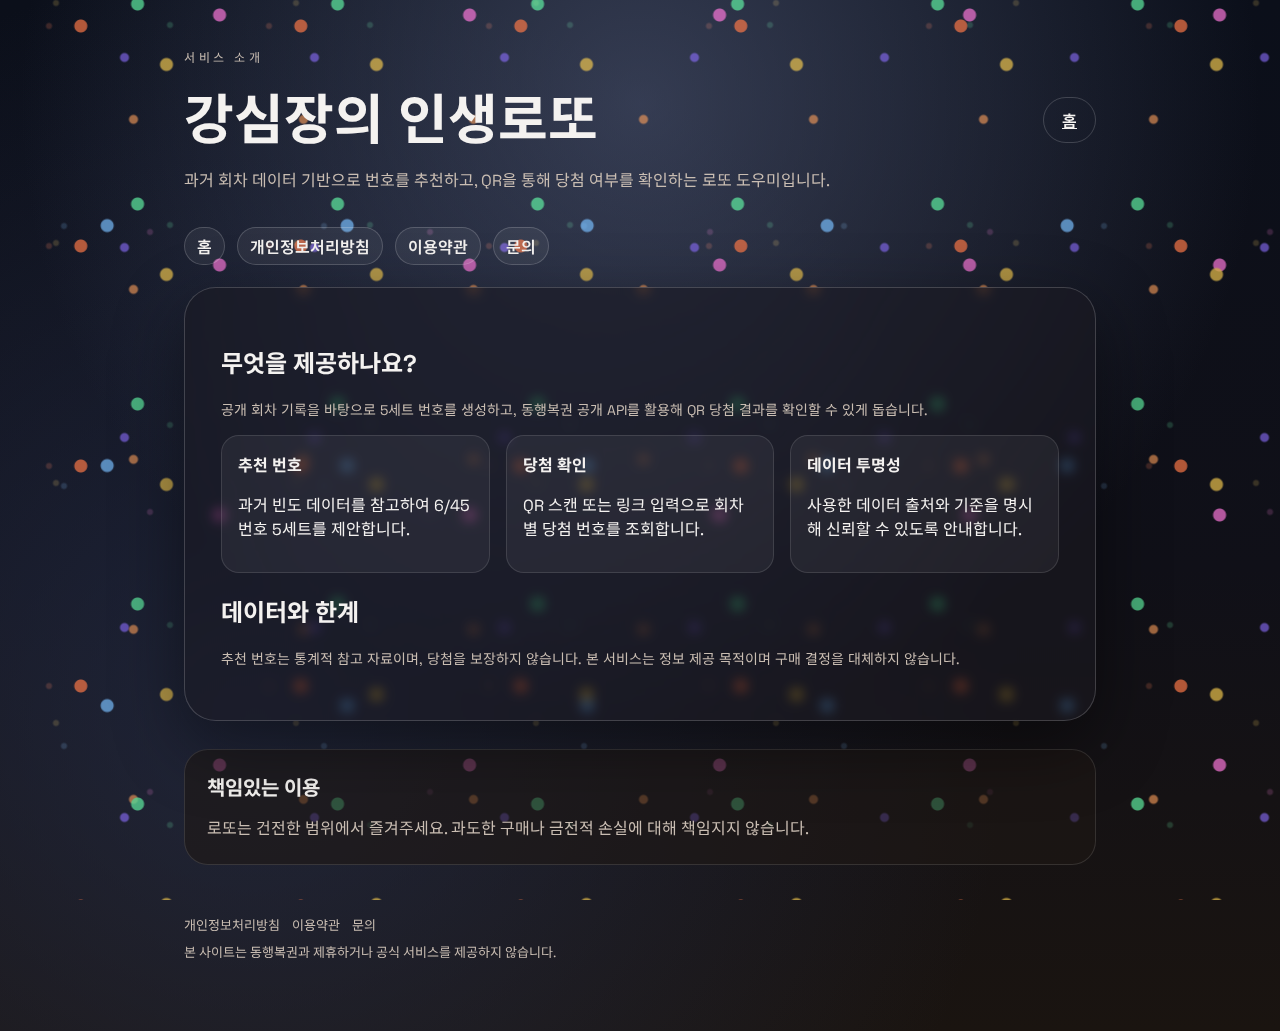
<file: about.html>
<!doctype html>
<html lang="ko" data-theme="dark">
  <head>
    <meta charset="utf-8" />
    <meta name="viewport" content="width=device-width, initial-scale=1" />
    <title>소개 - 강심장의 인생로또</title>
    <!-- Google tag (gtag.js) -->
    <script async src="https://www.googletagmanager.com/gtag/js?id=G-NEXFJYQHHZ"></script>
    <script>
      window.dataLayer = window.dataLayer || [];
      function gtag(){dataLayer.push(arguments);}
      gtag('js', new Date());

      gtag('config', 'G-NEXFJYQHHZ');
    </script>
    <script type="text/javascript">
      (function(c,l,a,r,i,t,y){
        c[a]=c[a]||function(){(c[a].q=c[a].q||[]).push(arguments)};
        t=l.createElement(r);t.async=1;t.src="https://www.clarity.ms/tag/"+i;
        y=l.getElementsByTagName(r)[0];y.parentNode.insertBefore(t,y);
      })(window, document, "clarity", "script", "v9b2sjtakf");
    </script>
    <link rel="stylesheet" href="styles.css" />
  </head>
  <body>
    <div class="confetti-layer" aria-hidden="true"></div>
    <div class="page">
      <header class="hero">
        <div>
          <p class="kicker">서비스 소개</p>
          <h1 class="hero-title">강심장의 인생로또</h1>
          <p class="subtitle">
            과거 회차 데이터 기반으로 번호를 추천하고, QR을 통해 당첨 여부를 확인하는 로또 도우미입니다.
          </p>
        </div>
        <a class="mode-toggle" href="index.html">홈</a>
      </header>

      <nav class="site-nav" aria-label="사이트 안내">
        <a href="index.html">홈</a>
        <a href="privacy.html">개인정보처리방침</a>
        <a href="terms.html">이용약관</a>
        <a href="contact.html">문의</a>
      </nav>

      <main class="card">
        <h2>무엇을 제공하나요?</h2>
        <p class="data-note">
          공개 회차 기록을 바탕으로 5세트 번호를 생성하고, 동행복권 공개 API를 활용해 QR 당첨 결과를
          확인할 수 있게 돕습니다.
        </p>

        <div class="info-grid">
          <article class="info-card">
            <h3>추천 번호</h3>
            <p>과거 빈도 데이터를 참고하여 6/45 번호 5세트를 제안합니다.</p>
          </article>
          <article class="info-card">
            <h3>당첨 확인</h3>
            <p>QR 스캔 또는 링크 입력으로 회차별 당첨 번호를 조회합니다.</p>
          </article>
          <article class="info-card">
            <h3>데이터 투명성</h3>
            <p>사용한 데이터 출처와 기준을 명시해 신뢰할 수 있도록 안내합니다.</p>
          </article>
        </div>

        <h2>데이터와 한계</h2>
        <p class="data-note">
          추천 번호는 통계적 참고 자료이며, 당첨을 보장하지 않습니다. 본 서비스는 정보 제공 목적이며
          구매 결정을 대체하지 않습니다.
        </p>
      </main>

      <section class="info info--compact">
        <h2>책임있는 이용</h2>
        <p>로또는 건전한 범위에서 즐겨주세요. 과도한 구매나 금전적 손실에 대해 책임지지 않습니다.</p>
      </section>

      <footer class="site-footer">
        <div class="footer-links">
          <a href="privacy.html">개인정보처리방침</a>
          <a href="terms.html">이용약관</a>
          <a href="contact.html">문의</a>
        </div>
        <p class="footer-note">본 사이트는 동행복권과 제휴하거나 공식 서비스를 제공하지 않습니다.</p>
      </footer>
    </div>
  </body>
</html>
</file>
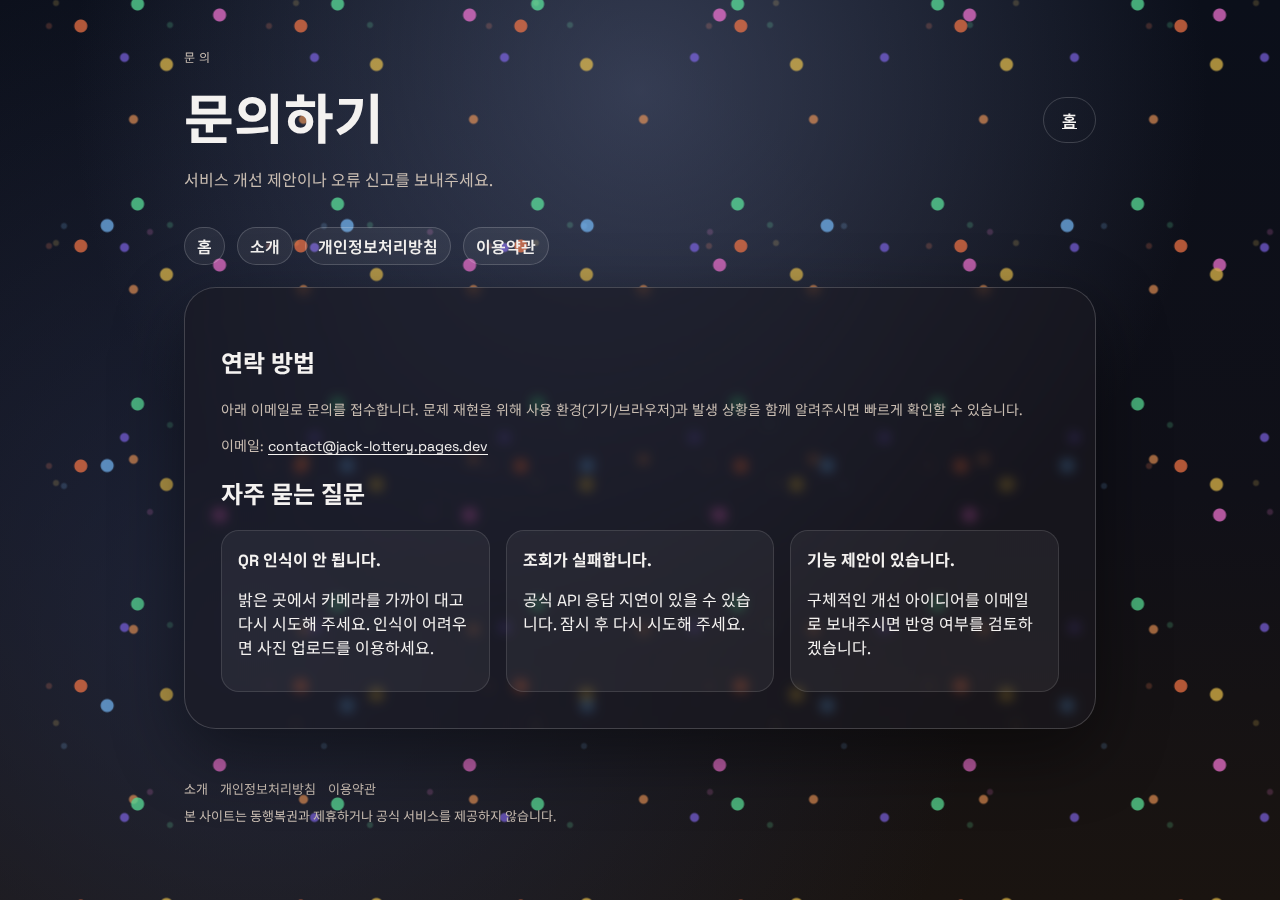
<file: contact.html>
<!doctype html>
<html lang="ko" data-theme="dark">
  <head>
    <meta charset="utf-8" />
    <meta name="viewport" content="width=device-width, initial-scale=1" />
    <title>문의 - 강심장의 인생로또</title>
    <!-- Google tag (gtag.js) -->
    <script async src="https://www.googletagmanager.com/gtag/js?id=G-NEXFJYQHHZ"></script>
    <script>
      window.dataLayer = window.dataLayer || [];
      function gtag(){dataLayer.push(arguments);}
      gtag('js', new Date());

      gtag('config', 'G-NEXFJYQHHZ');
    </script>
    <script type="text/javascript">
      (function(c,l,a,r,i,t,y){
        c[a]=c[a]||function(){(c[a].q=c[a].q||[]).push(arguments)};
        t=l.createElement(r);t.async=1;t.src="https://www.clarity.ms/tag/"+i;
        y=l.getElementsByTagName(r)[0];y.parentNode.insertBefore(t,y);
      })(window, document, "clarity", "script", "v9b2sjtakf");
    </script>
    <link rel="stylesheet" href="styles.css" />
  </head>
  <body>
    <div class="confetti-layer" aria-hidden="true"></div>
    <div class="page">
      <header class="hero">
        <div>
          <p class="kicker">문의</p>
          <h1 class="hero-title">문의하기</h1>
          <p class="subtitle">서비스 개선 제안이나 오류 신고를 보내주세요.</p>
        </div>
        <a class="mode-toggle" href="index.html">홈</a>
      </header>

      <nav class="site-nav" aria-label="사이트 안내">
        <a href="index.html">홈</a>
        <a href="about.html">소개</a>
        <a href="privacy.html">개인정보처리방침</a>
        <a href="terms.html">이용약관</a>
      </nav>

      <main class="card">
        <h2>연락 방법</h2>
        <p class="data-note">
          아래 이메일로 문의를 접수합니다. 문제 재현을 위해 사용 환경(기기/브라우저)과 발생 상황을 함께
          알려주시면 빠르게 확인할 수 있습니다.
        </p>
        <p class="data-note">
          이메일:
          <a href="mailto:contact@jack-lottery.pages.dev">contact@jack-lottery.pages.dev</a>
        </p>

        <h2>자주 묻는 질문</h2>
        <div class="info-grid">
          <article class="info-card">
            <h3>QR 인식이 안 됩니다.</h3>
            <p>밝은 곳에서 카메라를 가까이 대고 다시 시도해 주세요. 인식이 어려우면 사진 업로드를 이용하세요.</p>
          </article>
          <article class="info-card">
            <h3>조회가 실패합니다.</h3>
            <p>공식 API 응답 지연이 있을 수 있습니다. 잠시 후 다시 시도해 주세요.</p>
          </article>
          <article class="info-card">
            <h3>기능 제안이 있습니다.</h3>
            <p>구체적인 개선 아이디어를 이메일로 보내주시면 반영 여부를 검토하겠습니다.</p>
          </article>
        </div>
      </main>

      <footer class="site-footer">
        <div class="footer-links">
          <a href="about.html">소개</a>
          <a href="privacy.html">개인정보처리방침</a>
          <a href="terms.html">이용약관</a>
        </div>
        <p class="footer-note">본 사이트는 동행복권과 제휴하거나 공식 서비스를 제공하지 않습니다.</p>
      </footer>
    </div>
  </body>
</html>
</file>
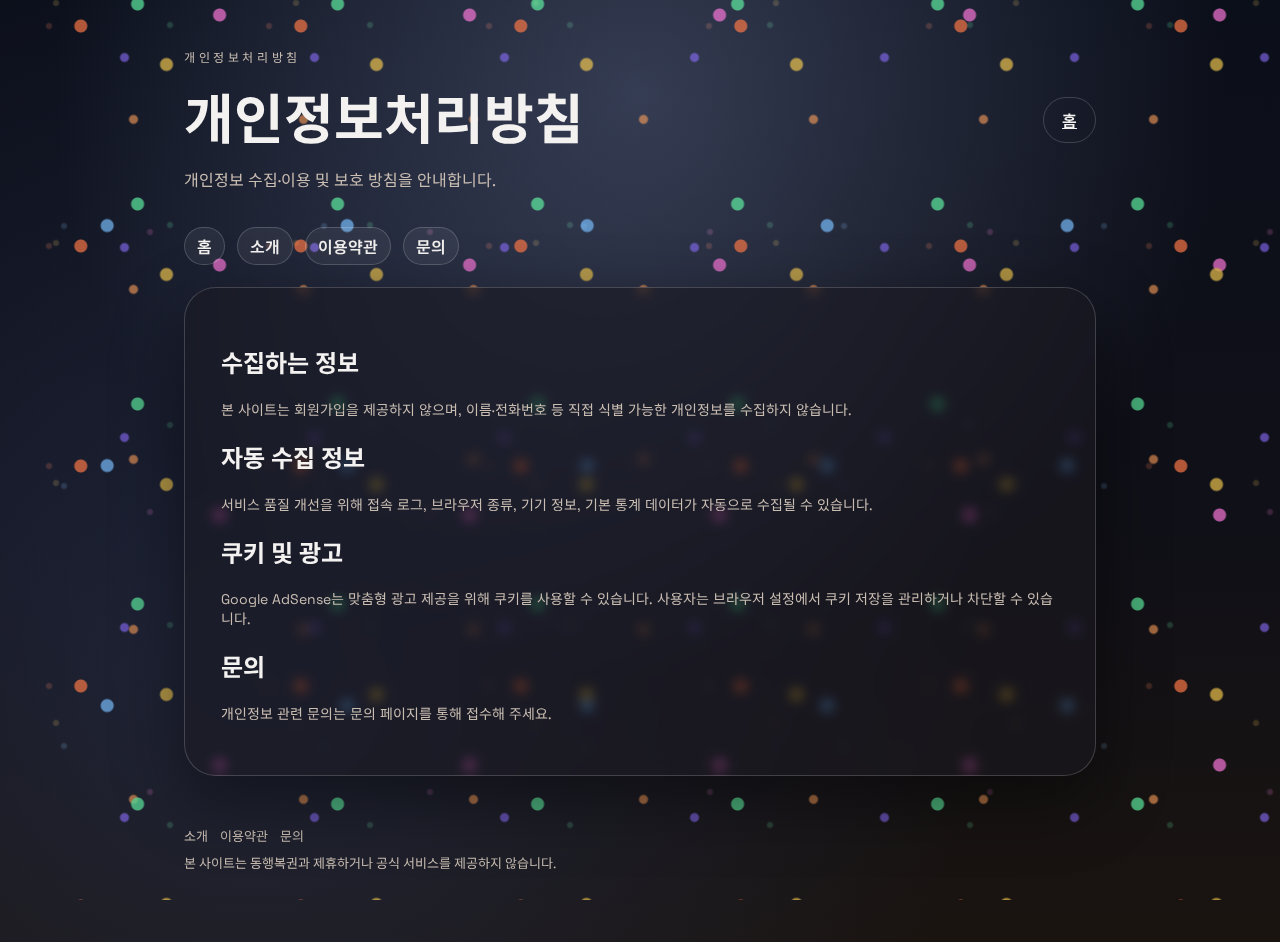
<file: privacy.html>
<!doctype html>
<html lang="ko" data-theme="dark">
  <head>
    <meta charset="utf-8" />
    <meta name="viewport" content="width=device-width, initial-scale=1" />
    <title>개인정보처리방침 - 강심장의 인생로또</title>
    <!-- Google tag (gtag.js) -->
    <script async src="https://www.googletagmanager.com/gtag/js?id=G-NEXFJYQHHZ"></script>
    <script>
      window.dataLayer = window.dataLayer || [];
      function gtag(){dataLayer.push(arguments);}
      gtag('js', new Date());

      gtag('config', 'G-NEXFJYQHHZ');
    </script>
    <script type="text/javascript">
      (function(c,l,a,r,i,t,y){
        c[a]=c[a]||function(){(c[a].q=c[a].q||[]).push(arguments)};
        t=l.createElement(r);t.async=1;t.src="https://www.clarity.ms/tag/"+i;
        y=l.getElementsByTagName(r)[0];y.parentNode.insertBefore(t,y);
      })(window, document, "clarity", "script", "v9b2sjtakf");
    </script>
    <link rel="stylesheet" href="styles.css" />
  </head>
  <body>
    <div class="confetti-layer" aria-hidden="true"></div>
    <div class="page">
      <header class="hero">
        <div>
          <p class="kicker">개인정보처리방침</p>
          <h1 class="hero-title">개인정보처리방침</h1>
          <p class="subtitle">개인정보 수집·이용 및 보호 방침을 안내합니다.</p>
        </div>
        <a class="mode-toggle" href="index.html">홈</a>
      </header>

      <nav class="site-nav" aria-label="사이트 안내">
        <a href="index.html">홈</a>
        <a href="about.html">소개</a>
        <a href="terms.html">이용약관</a>
        <a href="contact.html">문의</a>
      </nav>

      <main class="card">
        <h2>수집하는 정보</h2>
        <p class="data-note">
          본 사이트는 회원가입을 제공하지 않으며, 이름·전화번호 등 직접 식별 가능한 개인정보를
          수집하지 않습니다.
        </p>

        <h2>자동 수집 정보</h2>
        <p class="data-note">
          서비스 품질 개선을 위해 접속 로그, 브라우저 종류, 기기 정보, 기본 통계 데이터가 자동으로
          수집될 수 있습니다.
        </p>

        <h2>쿠키 및 광고</h2>
        <p class="data-note">
          Google AdSense는 맞춤형 광고 제공을 위해 쿠키를 사용할 수 있습니다. 사용자는 브라우저
          설정에서 쿠키 저장을 관리하거나 차단할 수 있습니다.
        </p>

        <h2>문의</h2>
        <p class="data-note">
          개인정보 관련 문의는 문의 페이지를 통해 접수해 주세요.
        </p>
      </main>

      <footer class="site-footer">
        <div class="footer-links">
          <a href="about.html">소개</a>
          <a href="terms.html">이용약관</a>
          <a href="contact.html">문의</a>
        </div>
        <p class="footer-note">본 사이트는 동행복권과 제휴하거나 공식 서비스를 제공하지 않습니다.</p>
      </footer>
    </div>
  </body>
</html>
</file>
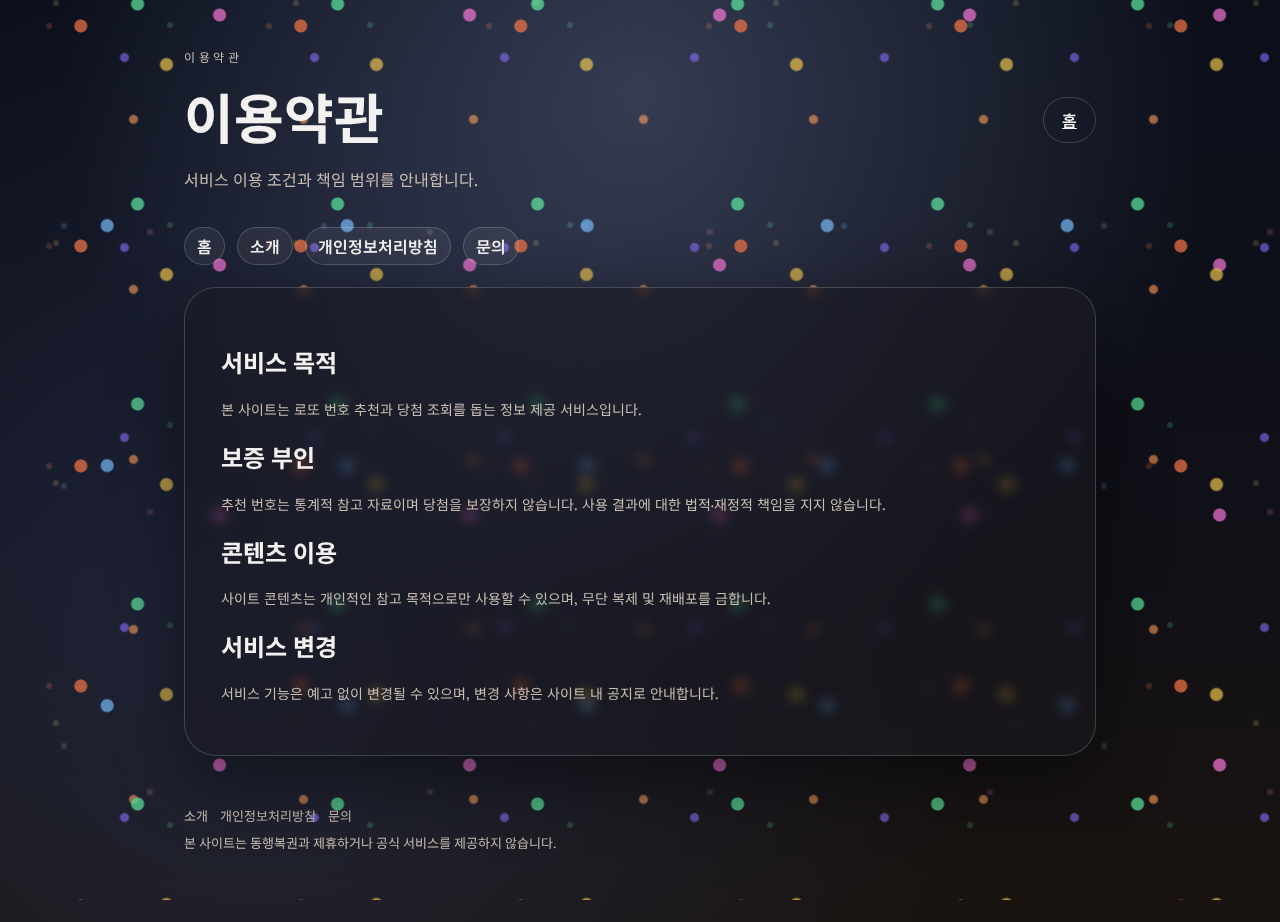
<file: terms.html>
<!doctype html>
<html lang="ko" data-theme="dark">
  <head>
    <meta charset="utf-8" />
    <meta name="viewport" content="width=device-width, initial-scale=1" />
    <title>이용약관 - 강심장의 인생로또</title>
    <!-- Google tag (gtag.js) -->
    <script async src="https://www.googletagmanager.com/gtag/js?id=G-NEXFJYQHHZ"></script>
    <script>
      window.dataLayer = window.dataLayer || [];
      function gtag(){dataLayer.push(arguments);}
      gtag('js', new Date());

      gtag('config', 'G-NEXFJYQHHZ');
    </script>
    <script type="text/javascript">
      (function(c,l,a,r,i,t,y){
        c[a]=c[a]||function(){(c[a].q=c[a].q||[]).push(arguments)};
        t=l.createElement(r);t.async=1;t.src="https://www.clarity.ms/tag/"+i;
        y=l.getElementsByTagName(r)[0];y.parentNode.insertBefore(t,y);
      })(window, document, "clarity", "script", "v9b2sjtakf");
    </script>
    <link rel="stylesheet" href="styles.css" />
  </head>
  <body>
    <div class="confetti-layer" aria-hidden="true"></div>
    <div class="page">
      <header class="hero">
        <div>
          <p class="kicker">이용약관</p>
          <h1 class="hero-title">이용약관</h1>
          <p class="subtitle">서비스 이용 조건과 책임 범위를 안내합니다.</p>
        </div>
        <a class="mode-toggle" href="index.html">홈</a>
      </header>

      <nav class="site-nav" aria-label="사이트 안내">
        <a href="index.html">홈</a>
        <a href="about.html">소개</a>
        <a href="privacy.html">개인정보처리방침</a>
        <a href="contact.html">문의</a>
      </nav>

      <main class="card">
        <h2>서비스 목적</h2>
        <p class="data-note">
          본 사이트는 로또 번호 추천과 당첨 조회를 돕는 정보 제공 서비스입니다.
        </p>

        <h2>보증 부인</h2>
        <p class="data-note">
          추천 번호는 통계적 참고 자료이며 당첨을 보장하지 않습니다. 사용 결과에 대한 법적·재정적
          책임을 지지 않습니다.
        </p>

        <h2>콘텐츠 이용</h2>
        <p class="data-note">
          사이트 콘텐츠는 개인적인 참고 목적으로만 사용할 수 있으며, 무단 복제 및 재배포를 금합니다.
        </p>

        <h2>서비스 변경</h2>
        <p class="data-note">
          서비스 기능은 예고 없이 변경될 수 있으며, 변경 사항은 사이트 내 공지로 안내합니다.
        </p>
      </main>

      <footer class="site-footer">
        <div class="footer-links">
          <a href="about.html">소개</a>
          <a href="privacy.html">개인정보처리방침</a>
          <a href="contact.html">문의</a>
        </div>
        <p class="footer-note">본 사이트는 동행복권과 제휴하거나 공식 서비스를 제공하지 않습니다.</p>
      </footer>
    </div>
  </body>
</html>
</file>
<file: styles.css>
﻿@import url('https://fonts.googleapis.com/css2?family=Space+Grotesk:wght@400;600;700&family=Noto+Sans+KR:wght@400;500;700&display=swap');

:root {
  color-scheme: light;
  --bg: #101018;
  --bg-accent: #1b1f2b;
  --card: rgba(26, 24, 30, 0.62);
  --set-bg: rgba(255, 255, 255, 0.85);
  --text: #f4f2f0;
  --muted: #c9bdb2;
  --ball: #f2a341;
  --ball-dark: #c97919;
  --shadow: 0 24px 60px rgba(38, 29, 22, 0.18);
  --outline: rgba(255, 255, 255, 0.18);
}

:root[data-theme="dark"] {
  color-scheme: dark;
  --bg: #101018;
  --bg-accent: #1b1f2b;
  --card: rgba(26, 24, 30, 0.62);
  --set-bg: rgba(255, 255, 255, 0.14);
  --text: #f4f2f0;
  --muted: #c9bdb2;
  --ball: #ef9b38;
  --ball-dark: #b35d16;
  --shadow: 0 24px 70px rgba(0, 0, 0, 0.45);
  --outline: rgba(255, 255, 255, 0.18);
}

* {
  box-sizing: border-box;
}

body {
  margin: 0;
  font-family: "Space Grotesk", "Noto Sans KR", system-ui, sans-serif;
  background: radial-gradient(circle at 50% 10%, rgba(80, 90, 120, 0.6), transparent 55%),
    radial-gradient(circle at 20% 70%, rgba(40, 50, 80, 0.6), transparent 60%),
    linear-gradient(180deg, #0b0f1a 0%, #101018 55%, #1a1410 100%);
  color: var(--text);
  min-height: 100vh;
  position: relative;
}

body::before {
  content: "";
  position: fixed;
  inset: 0;
  background:
    radial-gradient(circle, rgba(255, 120, 70, 0.4) 0 2px, transparent 4px) 15% 20% / 220px 220px,
    radial-gradient(circle, rgba(120, 190, 255, 0.35) 0 2px, transparent 4px) 70% 15% / 260px 260px,
    radial-gradient(circle, rgba(255, 210, 80, 0.35) 0 2px, transparent 4px) 40% 55% / 240px 240px,
    radial-gradient(circle, rgba(255, 120, 220, 0.35) 0 2px, transparent 4px) 85% 60% / 280px 280px,
    radial-gradient(circle, rgba(100, 255, 170, 0.35) 0 2px, transparent 4px) 25% 75% / 200px 200px;
  animation: sparkleDrift 20s linear infinite;
  pointer-events: none;
  mix-blend-mode: screen;
  opacity: 0.5;
  z-index: 0;
}

body::after {
  content: "";
  position: fixed;
  inset: 0;
  background:
    radial-gradient(circle, rgba(255, 120, 70, 0.85) 0 6px, transparent 7px) 18% 20% / 220px 220px,
    radial-gradient(circle, rgba(120, 190, 255, 0.85) 0 6px, transparent 7px) 68% 16% / 240px 240px,
    radial-gradient(circle, rgba(255, 210, 80, 0.8) 0 6px, transparent 7px) 45% 55% / 210px 210px,
    radial-gradient(circle, rgba(255, 120, 220, 0.85) 0 6px, transparent 7px) 82% 60% / 250px 250px,
    radial-gradient(circle, rgba(100, 255, 170, 0.8) 0 6px, transparent 7px) 22% 72% / 200px 200px,
    radial-gradient(circle, rgba(255, 160, 90, 0.75) 0 4px, transparent 5px) 35% 28% / 170px 170px,
    radial-gradient(circle, rgba(140, 110, 255, 0.75) 0 4px, transparent 5px) 55% 75% / 190px 190px;
  animation: fireworksPulse 5.5s ease-in-out infinite, fireworksDrift 26s linear infinite;
  pointer-events: none;
  mix-blend-mode: lighten;
  opacity: 0.8;
  z-index: 0;
}

.confetti-layer {
  position: fixed;
  inset: 0;
  pointer-events: none;
  overflow: hidden;
  z-index: 0;
}

.confetti-piece {
  position: absolute;
  width: var(--w, 8px);
  height: var(--h, 10px);
  background: var(--c, rgba(255, 255, 255, 0.8));
  opacity: var(--o, 0.85);
  border-radius: 2px;
  transform: rotate(var(--r, 0deg));
  animation: confettiFall var(--d, 14s) linear var(--delay, 0s) infinite;
  box-shadow: 0 0 6px rgba(255, 255, 255, 0.25);
}

.page {
  max-width: 960px;
  margin: 0 auto;
  padding: clamp(28px, 5vw, 48px) clamp(18px, 4vw, 24px) 64px;
  position: relative;
  z-index: 1;
}

.hero {
  display: flex;
  align-items: center;
  justify-content: space-between;
  gap: 24px;
  margin-bottom: 36px;
}

.site-nav {
  display: flex;
  flex-wrap: wrap;
  gap: 12px;
  margin-bottom: 22px;
}

.site-nav a {
  text-decoration: none;
  color: var(--text);
  border: 1px solid rgba(255, 255, 255, 0.18);
  padding: 6px 12px;
  border-radius: 999px;
  font-weight: 600;
  background: rgba(255, 255, 255, 0.06);
}

.kicker {
  text-transform: uppercase;
  letter-spacing: 0.3em;
  font-size: 12px;
  margin: 0 0 10px;
  color: var(--muted);
}

h1 {
  font-size: clamp(32px, 5vw, 54px);
  margin: 0 0 12px;
}

.hero-title {
  display: flex;
  flex-wrap: wrap;
  align-items: center;
  gap: 10px;
}

.hero-title__group {
  display: inline-flex;
  align-items: center;
}

.hero-title__group .hero-title__ball + .hero-title__ball {
  margin-left: -14px;
}

.hero-title__ball {
  width: 58px;
  height: 58px;
  border-radius: 50%;
  display: grid;
  place-items: center;
  font-size: 20px;
  font-weight: 700;
  box-shadow: 0 12px 24px rgba(0, 0, 0, 0.25);
}

.hero-title__ball--small {
  width: 38px;
  height: 38px;
  font-size: 14px;
  margin: 0 6px;
}

.subtitle {
  margin: 0;
  color: var(--muted);
}

.hero-actions {
  margin-top: 18px;
}

.mode-toggle {
  border: 1px solid var(--outline);
  background: transparent;
  color: var(--text);
  border-radius: 999px;
  padding: 10px 18px;
  font-weight: 600;
  display: inline-flex;
  gap: 10px;
  align-items: center;
  cursor: pointer;
  transition: transform 0.2s ease, border-color 0.2s ease;
}

.mode-toggle:hover {
  transform: translateY(-2px);
  border-color: var(--text);
}

.card {
  background: var(--card);
  border-radius: 32px;
  padding: clamp(22px, 4vw, 36px);
  box-shadow: var(--shadow);
  border: 1px solid var(--outline);
  backdrop-filter: blur(6px) saturate(130%);
  -webkit-backdrop-filter: blur(6px) saturate(130%);
}

.info {
  margin-top: 28px;
  background: rgba(22, 24, 32, 0.72);
  border-radius: 24px;
  padding: 22px;
  border: 1px solid rgba(255, 255, 255, 0.12);
}

.info h2 {
  margin: 0 0 14px;
  font-size: 20px;
}

.info p {
  margin: 0;
  color: var(--muted);
  line-height: 1.7;
}

.info-grid {
  display: grid;
  grid-template-columns: repeat(auto-fit, minmax(220px, 1fr));
  gap: 16px;
}

.info-card {
  background: rgba(255, 255, 255, 0.05);
  border-radius: 18px;
  padding: 16px;
  border: 1px solid rgba(255, 255, 255, 0.12);
}

.info-card h3 {
  margin: 0 0 8px;
  font-size: 16px;
}

.info--compact {
  background: rgba(30, 24, 20, 0.6);
}

.site-footer {
  margin-top: 32px;
  padding: 18px 0 6px;
  color: var(--muted);
  font-size: 13px;
}

.footer-links {
  display: flex;
  flex-wrap: wrap;
  gap: 12px;
  margin-bottom: 8px;
}

.footer-links a {
  color: var(--muted);
  text-decoration: none;
}

.footer-note {
  margin: 0;
}

.data-note {
  margin: 0 0 16px;
  color: var(--muted);
  font-size: 14px;
}

.data-note a {
  color: var(--text);
  text-decoration: underline;
  text-decoration-thickness: 1px;
  text-underline-offset: 3px;
}

.numbers__grid {
  display: grid;
  gap: 18px;
  margin-bottom: 32px;
}

.numbers__set {
  display: grid;
  grid-template-columns: 1fr;
  gap: 12px;
  align-items: center;
  padding: 14px 16px;
  border-radius: 20px;
  background: var(--set-bg);
  border: 1px solid var(--outline);
}


.set-row {
  display: grid;
  grid-template-columns: repeat(6, minmax(60px, 1fr));
  gap: 14px;
  justify-items: center;
}

.ball {
  width: 90px;
  height: 90px;
  border-radius: 50%;
  background: radial-gradient(circle at 30% 30%, #ffe9c9, var(--ball));
  border: 2px solid rgba(0, 0, 0, 0.08);
  display: grid;
  place-items: center;
  font-size: 22px;
  font-weight: 700;
  color: #2b1c12;
  text-shadow: 0 2px 4px rgba(0, 0, 0, 0.15);
  transform: translateY(0);
  transition: transform 0.25s ease, box-shadow 0.25s ease;
}


.ball[data-animate="true"] {
  animation: pop 0.45s ease forwards;
}

.actions {
  display: flex;
  flex-wrap: wrap;
  gap: 20px;
  align-items: center;
}

.actions > * {
  flex: 0 0 auto;
}

.action-button {
  border-radius: 999px;
  border: none;
  padding: 14px 30px;
  font-size: 20px;
  font-weight: 700;
  cursor: pointer;
  transition: transform 0.2s ease, box-shadow 0.2s ease, border-color 0.2s ease;
  display: inline-flex;
  align-items: center;
  justify-content: center;
}

.action-button--pill {
  min-height: 52px;
}

.action-button--fill {
  background: radial-gradient(circle at 30% 30%, #fff0d3, var(--ball));
  box-shadow: inset 0 -10px 20px rgba(0, 0, 0, 0.15), 0 16px 30px rgba(0, 0, 0, 0.25);
  color: #2c1a0f;
}

.action-button--outline {
  background: transparent;
  border: 2px solid var(--outline);
  color: var(--text);
  box-shadow: 0 10px 22px rgba(0, 0, 0, 0.2);
}

.action-button--ghost {
  background: rgba(255, 255, 255, 0.08);
  border: 1px solid rgba(255, 255, 255, 0.25);
  color: var(--text);
  box-shadow: 0 10px 18px rgba(0, 0, 0, 0.2);
}

.action-button:hover {
  transform: translateY(-4px) scale(1.02);
}

.action-button--fill:hover {
  box-shadow: inset 0 -8px 18px rgba(0, 0, 0, 0.2), 0 18px 36px rgba(0, 0, 0, 0.3);
}

.action-button:active {
  transform: translateY(2px) scale(0.98);
}

.hint {
  margin-top: 18px;
  color: var(--muted);
  min-height: 24px;
}

.chart {
  margin-top: 32px;
  padding-top: 24px;
  border-top: 1px solid var(--outline);
}

.chart__header h2 {
  margin: 0 0 8px;
  font-size: 22px;
}

.chart__header p {
  margin: 0 0 18px;
  color: var(--muted);
  font-size: 14px;
}

.chart__canvas-wrap {
  width: 100%;
  background: rgba(0, 0, 0, 0.03);
  border-radius: 20px;
  padding: 16px;
  border: 1px solid var(--outline);
}

.scanner__preview {
  position: relative;
  width: 100%;
}

#scannerVideo {
  width: 100%;
  height: clamp(320px, 58vh, 520px);
  border-radius: 18px;
  background: #05070d;
  border: 1px solid rgba(255, 255, 255, 0.2);
  object-fit: cover;
}

#scannerOverlay {
  position: absolute;
  inset: 0;
  width: 100%;
  height: 100%;
  pointer-events: none;
}

.scanner {
  position: fixed;
  inset: 0;
  display: grid;
  place-items: center;
  padding: 24px;
  background: rgba(6, 8, 16, 0.7);
  backdrop-filter: blur(6px);
  -webkit-backdrop-filter: blur(6px);
  z-index: 3;
}

.scanner[hidden] {
  display: none;
}

.scanner__card {
  width: min(760px, 94vw);
  background: rgba(20, 22, 30, 0.88);
  border-radius: 24px;
  border: 1px solid rgba(255, 255, 255, 0.18);
  padding: 18px;
  box-shadow: 0 30px 80px rgba(0, 0, 0, 0.45);
  color: var(--text);
}

.scanner__header {
  display: flex;
  align-items: center;
  justify-content: space-between;
  gap: 12px;
  margin-bottom: 12px;
}

.scanner__header h2 {
  margin: 0;
  font-size: 20px;
}

.scanner__close {
  border: 1px solid rgba(255, 255, 255, 0.2);
  background: transparent;
  color: var(--text);
  border-radius: 999px;
  padding: 8px 14px;
  font-weight: 600;
  cursor: pointer;
}

.scanner__hint {
  margin: 12px 0 0;
  color: var(--muted);
  font-size: 14px;
}

.scanner__confirm {
  margin-top: 12px;
  border: none;
  border-radius: 999px;
  padding: 10px 16px;
  font-weight: 700;
  background: rgba(255, 255, 255, 0.12);
  color: var(--text);
  cursor: pointer;
  border: 1px solid rgba(255, 255, 255, 0.25);
}

.scanner__actions {
  margin-top: 12px;
  display: flex;
  flex-wrap: wrap;
  gap: 10px;
}

.scanner__manual {
  margin-top: 12px;
  display: flex;
  flex-wrap: wrap;
  gap: 8px;
}

.scanner__manual input {
  flex: 1 1 220px;
  border-radius: 12px;
  border: 1px solid rgba(255, 255, 255, 0.2);
  background: rgba(255, 255, 255, 0.08);
  color: var(--text);
  padding: 10px 12px;
}

.scanner__upload {
  border-radius: 999px;
  padding: 10px 16px;
  font-weight: 700;
  background: rgba(255, 255, 255, 0.08);
  color: var(--text);
  cursor: pointer;
  border: 1px solid rgba(255, 255, 255, 0.18);
}

#scannerFile {
  position: absolute;
  width: 1px;
  height: 1px;
  padding: 0;
  margin: -1px;
  overflow: hidden;
  clip: rect(0, 0, 0, 0);
  border: 0;
}

.scanner__result {
  margin-top: 16px;
  display: grid;
  gap: 10px;
}

.scan-summary {
  display: flex;
  flex-wrap: wrap;
  gap: 10px;
  font-size: 14px;
  color: var(--muted);
}

.scan-set {
  display: grid;
  grid-template-columns: 1fr auto;
  gap: 8px;
  padding: 10px 12px;
  border-radius: 14px;
  background: rgba(255, 255, 255, 0.06);
  border: 1px solid rgba(255, 255, 255, 0.12);
}

.scan-set__nums {
  font-weight: 600;
}

.scan-set__rank {
  font-weight: 700;
  color: #ffd277;
}

#frequencyChart {
  width: 100%;
  height: 260px;
  display: block;
}

@keyframes pop {
  0% {
    transform: scale(0.6);
    opacity: 0.4;
  }
  70% {
    transform: scale(1.1);
    opacity: 1;
  }
  100% {
    transform: scale(1);
  }
}

@keyframes sparkleDrift {
  0% {
    background-position: 15% 20%, 70% 15%, 40% 55%, 85% 60%, 25% 75%;
  }
  100% {
    background-position: 25% 30%, 60% 25%, 50% 45%, 75% 70%, 35% 65%;
  }
}

@keyframes fireworksPulse {
  0%,
  100% {
    opacity: 0.55;
    filter: blur(0px);
  }
  50% {
    opacity: 0.95;
    filter: blur(0.5px);
  }
}

@keyframes fireworksDrift {
  0% {
    background-position: 18% 20%, 68% 16%, 45% 55%, 82% 60%, 22% 72%, 35% 28%, 55% 75%;
  }
  100% {
    background-position: 28% 15%, 62% 28%, 52% 48%, 72% 70%, 30% 65%, 42% 35%, 50% 68%;
  }
}

@keyframes confettiFall {
  0% {
    transform: translate3d(0, -10vh, 0) rotate(var(--r, 0deg));
  }
  100% {
    transform: translate3d(var(--drift, 0px), 120vh, 0) rotate(calc(var(--r, 0deg) + 360deg));
  }
}

@media (max-width: 960px) {
  .numbers__set {
    grid-template-columns: 1fr;
    gap: 10px;
  }

  .set-row {
    grid-template-columns: repeat(3, minmax(70px, 1fr));
    justify-items: start;
  }

  .actions {
    width: 100%;
  }
}

@media (max-width: 720px) {
  .hero {
    flex-direction: column;
    align-items: flex-start;
  }

  .hero-title__ball {
    width: 48px;
    height: 48px;
    font-size: 18px;
  }

  .hero-title__ball--small {
    width: 32px;
    height: 32px;
    font-size: 12px;
  }

  .hero-title__group .hero-title__ball + .hero-title__ball {
    margin-left: -10px;
  }

  .card {
    padding: 28px;
  }

  .ball {
    width: 78px;
    height: 78px;
    font-size: 20px;
  }

  .actions {
    flex-direction: column;
    align-items: flex-start;
  }

  .action-button {
    width: 100%;
    justify-content: center;
    font-size: 18px;
    padding: 12px 24px;
  }

  #scannerVideo {
    height: 62vh;
  }

  .scanner__card {
    width: 100%;
    padding: 16px;
  }
}

@media (max-width: 480px) {
  .numbers__grid {
    gap: 14px;
  }

  .set-row {
    grid-template-columns: repeat(2, minmax(70px, 1fr));
  }

  .ball {
    width: 70px;
    height: 70px;
    font-size: 18px;
  }

  #frequencyChart {
    height: 220px;
  }
}
</file>
